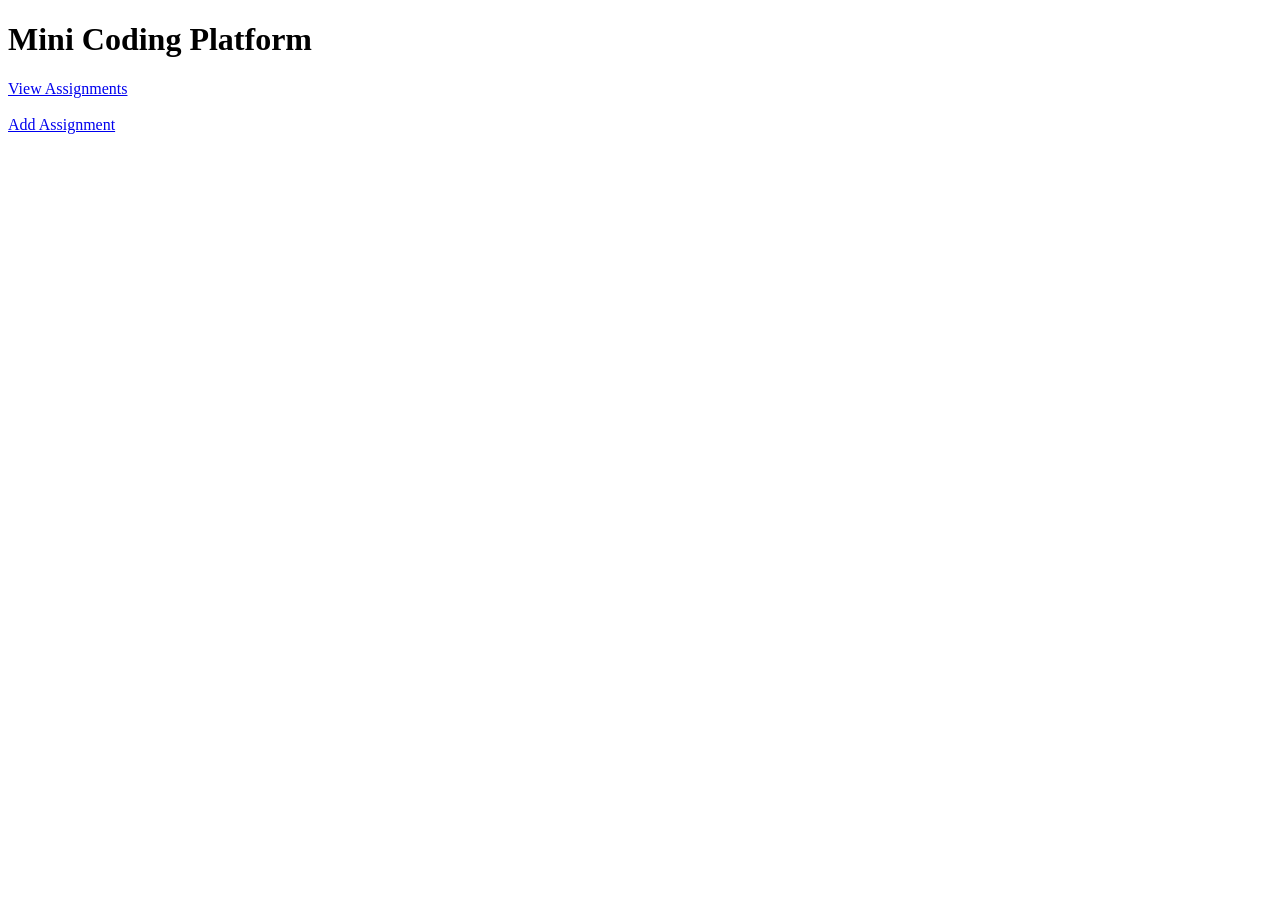
<file: frontend/index.html>
<!DOCTYPE html>
<html>
<head>
<title>Mini Coding Platform</title>
</head>

<body>

<h1>Mini Coding Platform</h1>

<a href="dashboard.html">View Assignments</a>
<br><br>

<a href="add-assignment.html">Add Assignment</a>

</body>
</html>
</file>
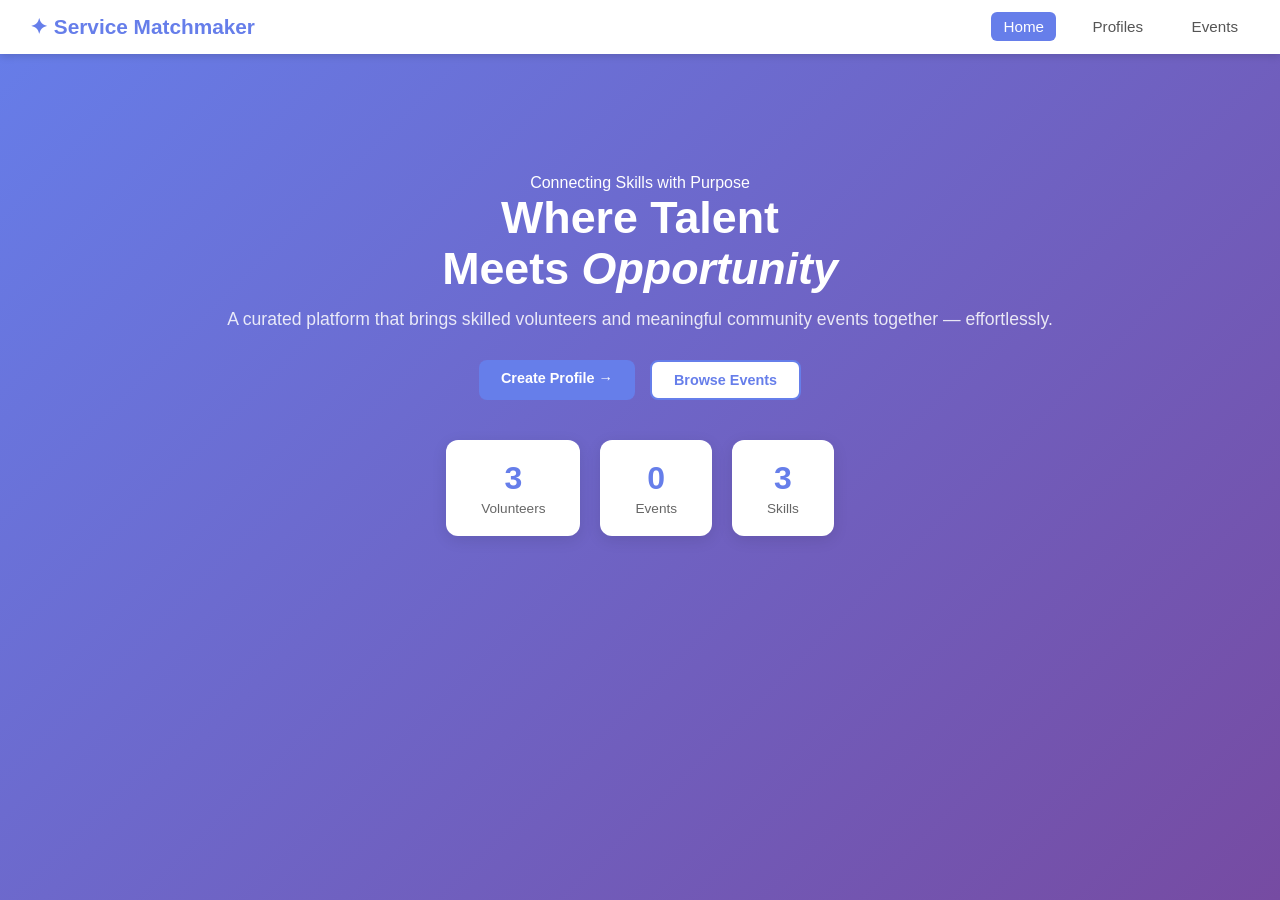
<file: Hackathon/index.html>
<!DOCTYPE html>
<html lang="en">
<head>
  <meta charset="UTF-8">
  <meta name="viewport" content="width=device-width, initial-scale=1.0">
  <title>Service Matchmaker</title>
  <link rel="stylesheet" href="style.css">
</head>
<body>

<nav>
  <a class="nav-brand" href="index.html">
    ✦ <span>Service</span>&nbsp;Matchmaker
  </a>
  <div class="nav-links">
    <a href="index.html" class="active">Home</a>
    <a href="profile.html">Profiles</a>
    <a href="events.html">Events</a>
  </div>
</nav>

<div class="page">
  <section class="hero">

    <div class="hero-eyebrow">Connecting Skills with Purpose</div>

    <h1>Where Talent<br>Meets <em>Opportunity</em></h1>

    <p class="hero-sub">
      A curated platform that brings skilled volunteers and meaningful community
      events together — effortlessly.
    </p>

    <div class="hero-cta">
      <a href="profile.html" class="btn btn-primary">Create Profile &rarr;</a>
      <a href="events.html" class="btn btn-outline">Browse Events</a>
    </div>

    <div class="stats-row" id="statsRow">
      <div class="stat">
        <div class="stat-num" id="statProfiles">0</div>
        <div class="stat-label">Volunteers</div>
      </div>
      <div class="stat">
        <div class="stat-num" id="statEvents">0</div>
        <div class="stat-label">Events</div>
      </div>
      <div class="stat">
        <div class="stat-num" id="statSkills">0</div>
        <div class="stat-label">Skills</div>
      </div>
    </div>

  </section>
</div>

<div class="toast" id="toast"></div>
<script src="script.js"></script>
<script>
  // Populate live stats
  window.addEventListener('DOMContentLoaded', () => {
    const profiles = getProfiles();
    const events   = getEvents();
    const skills   = new Set(profiles.map(p => p.skill.toLowerCase()));
    document.getElementById('statProfiles').textContent = profiles.length;
    document.getElementById('statEvents').textContent   = events.length;
    document.getElementById('statSkills').textContent   = skills.size;
  });
</script>
</body>
</html>
</file>
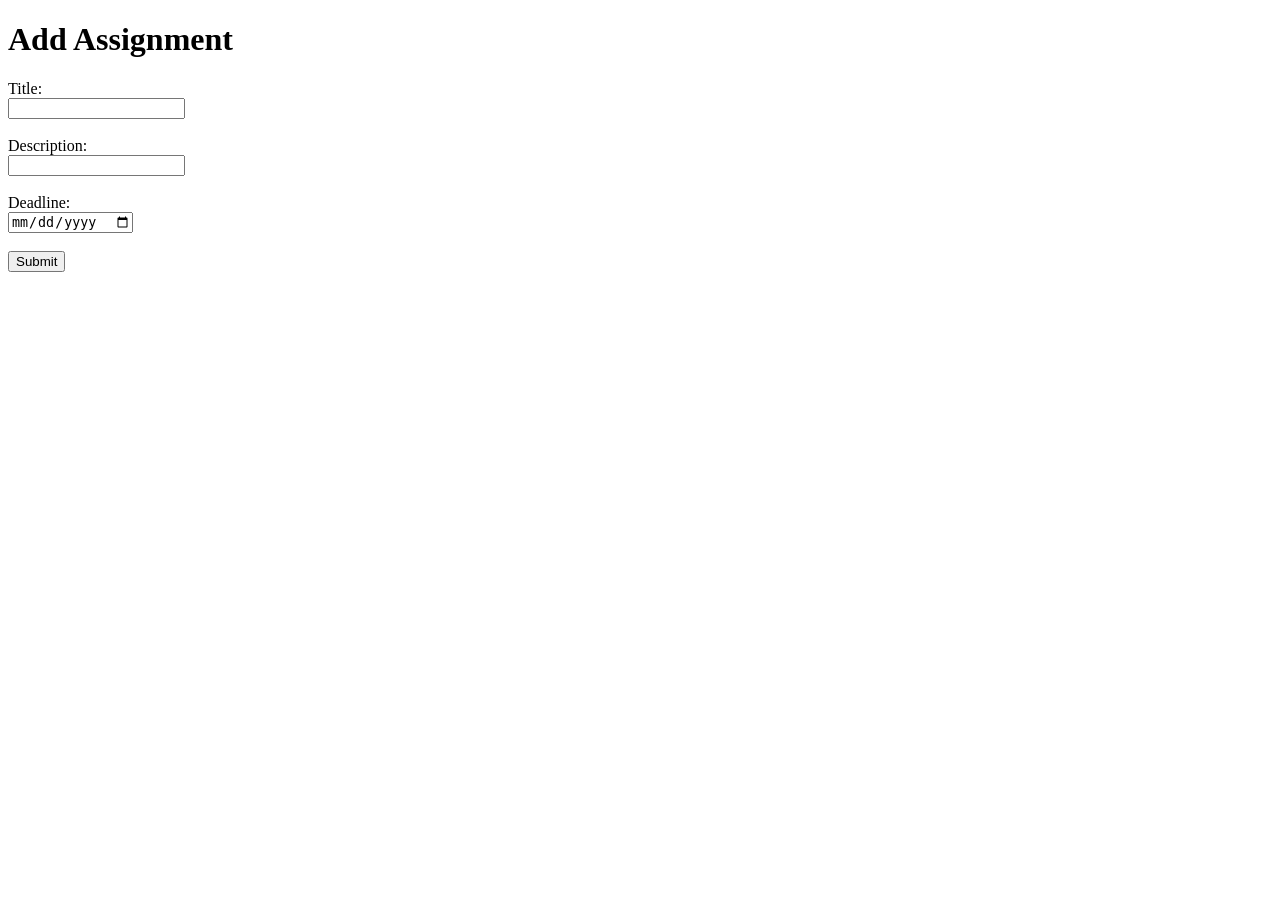
<file: frontend/add-assignment.html>
<!DOCTYPE html>
<html>
<head>
<title>Add Assignment</title>
</head>

<body>

<h1>Add Assignment</h1>

<form id="assignmentForm">

Title:<br>
<input type="text" id="title" required><br><br>

Description:<br>
<input type="text" id="description" required><br><br>

Deadline:<br>
<input type="date" id="deadline" required><br><br>

<button type="submit">Submit</button>

</form>

<p id="message"></p>

<script>

document.getElementById("assignmentForm").addEventListener("submit", async function(e){

e.preventDefault();

const title = document.getElementById("title").value;
const description = document.getElementById("description").value;
const deadline = document.getElementById("deadline").value;

const res = await fetch("http://localhost:5000/assignments/add",{

method:"POST",

headers:{
"Content-Type":"application/json"
},

body:JSON.stringify({
title:title,
description:description,
deadline:deadline
})

});

const data = await res.json();

document.getElementById("message").innerText = data.message;

});

</script>

</body>
</html>
</file>
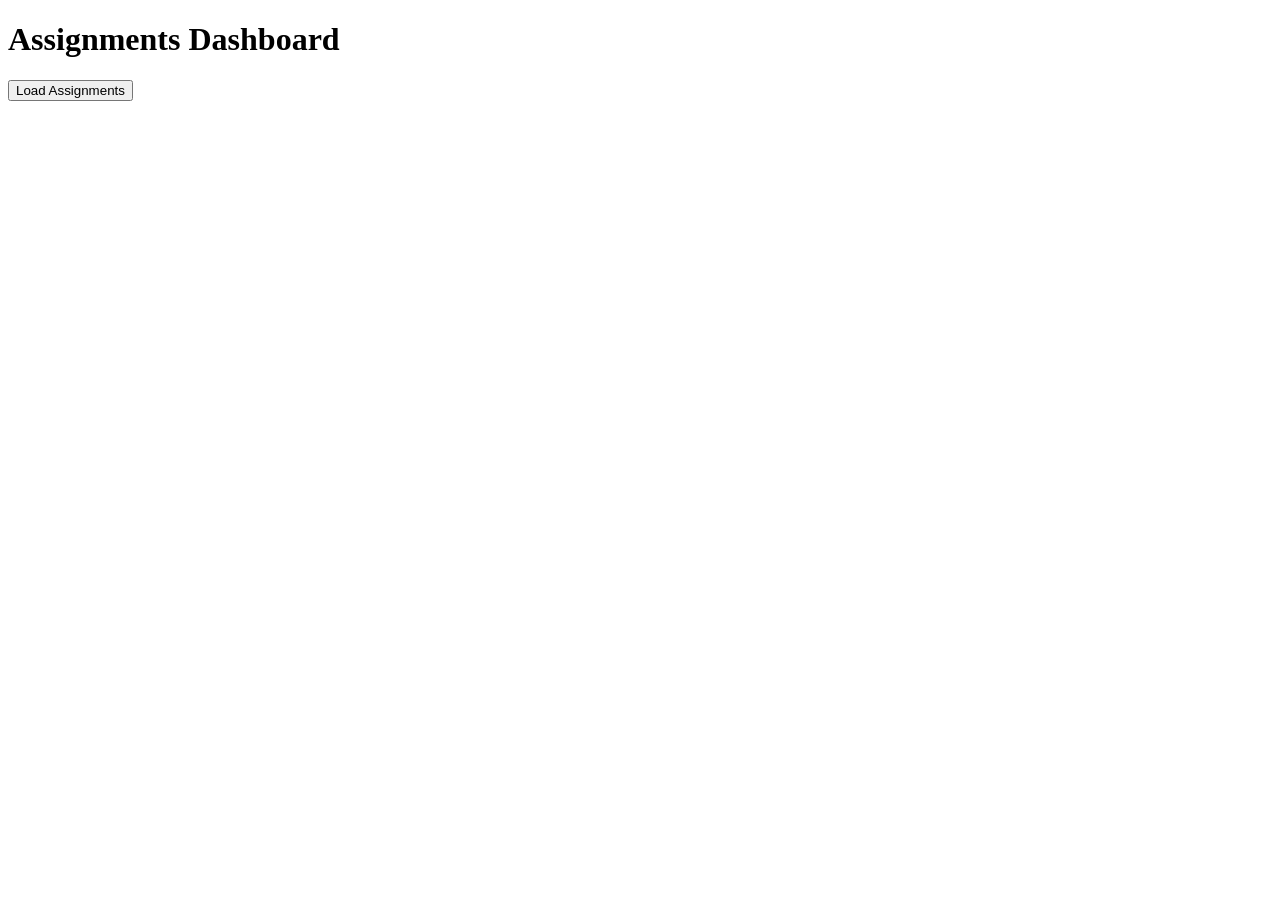
<file: frontend/dashboard.html>
<!DOCTYPE html>
<html>
<head>
<title>Dashboard</title>
</head>

<body>

<h1>Assignments Dashboard</h1>

<button onclick="loadAssignments()">Load Assignments</button>

<ul id="assignmentList"></ul>

<script>

async function loadAssignments(){

const res = await fetch("http://localhost:5000/assignments");

const data = await res.json();

const list = document.getElementById("assignmentList");

list.innerHTML = "";

data.forEach(a => {

const li = document.createElement("li");

li.innerHTML =
"<b>Title:</b> " + a.title + "<br>" +
"<b>Description:</b> " + a.description + "<br>" +
"<b>Deadline:</b> " + a.deadline + "<br><br>";

list.appendChild(li);

});

}

</script>

</body>
</html>
</file>
<file: Hackathon/style.css>
* {
    margin: 0;
    padding: 0;
    box-sizing: border-box;
    font-family: 'Segoe UI', sans-serif;
}

body {
    background: linear-gradient(135deg, #667eea, #764ba2);
    min-height: 100vh;
}

/* navigation bar at the top */
nav {
    background: white;
    padding: 15px 30px;
    display: flex;
    justify-content: space-between;
    align-items: center;
    box-shadow: 0 2px 8px rgba(0,0,0,0.15);
}

.nav-brand {
    font-size: 1.3rem;
    font-weight: bold;
    color: #667eea;
    text-decoration: none;
}

.nav-links a {
    text-decoration: none;
    color: #555;
    margin-left: 20px;
    font-size: 0.95rem;
    padding: 6px 12px;
    border-radius: 6px;
}

.nav-links a:hover {
    background: #f0f0f0;
    color: #667eea;
}

.nav-links a.active {
    background: #667eea;
    color: white;
}

/* main content area */
.page {
    padding: 40px 20px;
}

/* hero section on homepage */
.hero {
    text-align: center;
    padding: 80px 20px;
    color: white;
}

.hero h1 {
    font-size: 2.8rem;
    margin-bottom: 15px;
}

.hero-sub {
    font-size: 1.1rem;
    opacity: 0.85;
    margin-bottom: 30px;
}

.hero-cta {
    display: flex;
    justify-content: center;
    gap: 15px;
    flex-wrap: wrap;
    margin-bottom: 40px;
}

/* stats on homepage */
.stats-row {
    display: flex;
    justify-content: center;
    gap: 20px;
    flex-wrap: wrap;
}

.stat {
    background: white;
    padding: 20px 35px;
    border-radius: 12px;
    text-align: center;
    box-shadow: 0 4px 15px rgba(0,0,0,0.1);
}

.stat-num {
    font-size: 2rem;
    font-weight: bold;
    color: #667eea;
}

.stat-label {
    color: #666;
    font-size: 0.85rem;
    margin-top: 4px;
}

/* the white card container */
.section {
    background: white;
    max-width: 800px;
    margin: 30px auto;
    padding: 30px;
    border-radius: 15px;
    box-shadow: 0 5px 20px rgba(0,0,0,0.15);
}

.section-header {
    display: flex;
    justify-content: space-between;
    align-items: center;
    margin-bottom: 25px;
    padding-bottom: 15px;
    border-bottom: 2px solid #f0f0f0;
}

.section-header h2 {
    font-size: 1.6rem;
    color: #333;
}

.section-count {
    color: #888;
    font-size: 0.85rem;
}

/* form stuff */
.form-card {
    background: #f9f9f9;
    border: 1px solid #e0e0e0;
    border-radius: 10px;
    padding: 25px;
    margin-bottom: 25px;
}

.form-card h3 {
    margin-bottom: 18px;
    color: #444;
    font-size: 1.1rem;
}

.field {
    margin-bottom: 14px;
}

.field label {
    display: block;
    font-size: 0.85rem;
    font-weight: 600;
    color: #555;
    margin-bottom: 6px;
}

.field input {
    width: 100%;
    padding: 10px 14px;
    border: 1px solid #ccc;
    border-radius: 8px;
    font-size: 0.95rem;
    outline: none;
    background: white;
}

.field input:focus {
    border-color: #667eea;
    box-shadow: 0 0 0 3px rgba(102,126,234,0.15);
}

.field-row {
    display: grid;
    grid-template-columns: 1fr 1fr;
    gap: 14px;
}

/* search bar */
.search-bar {
    display: flex;
    gap: 10px;
    margin-bottom: 20px;
    align-items: flex-end;
}

.search-bar .field {
    flex: 1;
    margin: 0;
}

/* buttons */
.btn {
    padding: 10px 22px;
    border: none;
    border-radius: 8px;
    font-size: 0.9rem;
    font-weight: 600;
    cursor: pointer;
    text-decoration: none;
    display: inline-block;
    transition: 0.2s;
}

.btn-primary {
    background: #667eea;
    color: white;
}

.btn-primary:hover {
    background: #5a6fd6;
    transform: translateY(-1px);
}

.btn-outline {
    background: white;
    color: #667eea;
    border: 2px solid #667eea;
}

.btn-outline:hover {
    background: #667eea;
    color: white;
}

.btn-danger {
    background: #ff5c5c;
    color: white;
    padding: 6px 14px;
    font-size: 0.8rem;
}

.btn-danger:hover {
    background: #e04444;
}

/* profile cards */
.profile-list,
.event-list {
    display: flex;
    flex-direction: column;
    gap: 10px;
}

.profile-card {
    background: #f9f9f9;
    border: 1px solid #e8e8e8;
    border-radius: 10px;
    padding: 15px 20px;
    display: flex;
    align-items: center;
    gap: 15px;
}

.profile-card:hover {
    border-color: #667eea;
    background: #f3f5ff;
}

.avatar {
    width: 42px;
    height: 42px;
    border-radius: 50%;
    background: #667eea;
    color: white;
    display: flex;
    align-items: center;
    justify-content: center;
    font-weight: bold;
    font-size: 1rem;
    flex-shrink: 0;
}

.profile-info {
    flex: 1;
}

.profile-name {
    font-weight: 600;
    color: #333;
    margin-bottom: 3px;
}

.skill-badge {
    display: inline-block;
    background: #e8f4f2;
    color: #2a9d8f;
    font-size: 0.75rem;
    padding: 3px 10px;
    border-radius: 20px;
    font-weight: 500;
}

/* event cards */
.event-card {
    background: #f9f9f9;
    border: 1px solid #e8e8e8;
    border-radius: 10px;
    padding: 15px 20px;
    display: flex;
    align-items: center;
    gap: 15px;
}

.event-card:hover {
    border-color: #667eea;
    background: #f3f5ff;
}

.event-date-block {
    background: #667eea;
    color: white;
    border-radius: 8px;
    padding: 10px 14px;
    text-align: center;
    min-width: 52px;
    flex-shrink: 0;
}

.event-day {
    font-size: 1.4rem;
    font-weight: bold;
    line-height: 1;
}

.event-month {
    font-size: 0.65rem;
    letter-spacing: 0.08em;
    margin-top: 2px;
}

.event-info {
    flex: 1;
}

.event-title {
    font-weight: 600;
    color: #333;
    margin-bottom: 5px;
}

.event-meta {
    display: flex;
    align-items: center;
    gap: 10px;
    flex-wrap: wrap;
}

.event-skill-badge {
    background: #fff3cd;
    color: #856404;
    font-size: 0.75rem;
    padding: 3px 10px;
    border-radius: 20px;
    font-weight: 500;
}

.event-location {
    color: #888;
    font-size: 0.8rem;
}

/* empty state */
.empty-state {
    text-align: center;
    padding: 50px 20px;
    color: #aaa;
}

.empty-icon {
    font-size: 2.5rem;
    margin-bottom: 12px;
}

.empty-state p {
    font-size: 1rem;
}

/* toast notification */
.toast {
    position: fixed;
    bottom: 30px;
    left: 50%;
    transform: translateX(-50%) translateY(20px);
    background: #333;
    color: white;
    padding: 12px 24px;
    border-radius: 8px;
    font-size: 0.88rem;
    opacity: 0;
    pointer-events: none;
    transition: all 0.3s;
    z-index: 999;
}

.toast.show {
    opacity: 1;
    transform: translateX(-50%) translateY(0);
}

/* mobile */
@media (max-width: 600px) {
    .field-row {
        grid-template-columns: 1fr;
    }

    .hero h1 {
        font-size: 2rem;
    }

    .stats-row {
        flex-direction: column;
        align-items: center;
    }

    nav {
        flex-direction: column;
        gap: 10px;
    }
}
</file>
